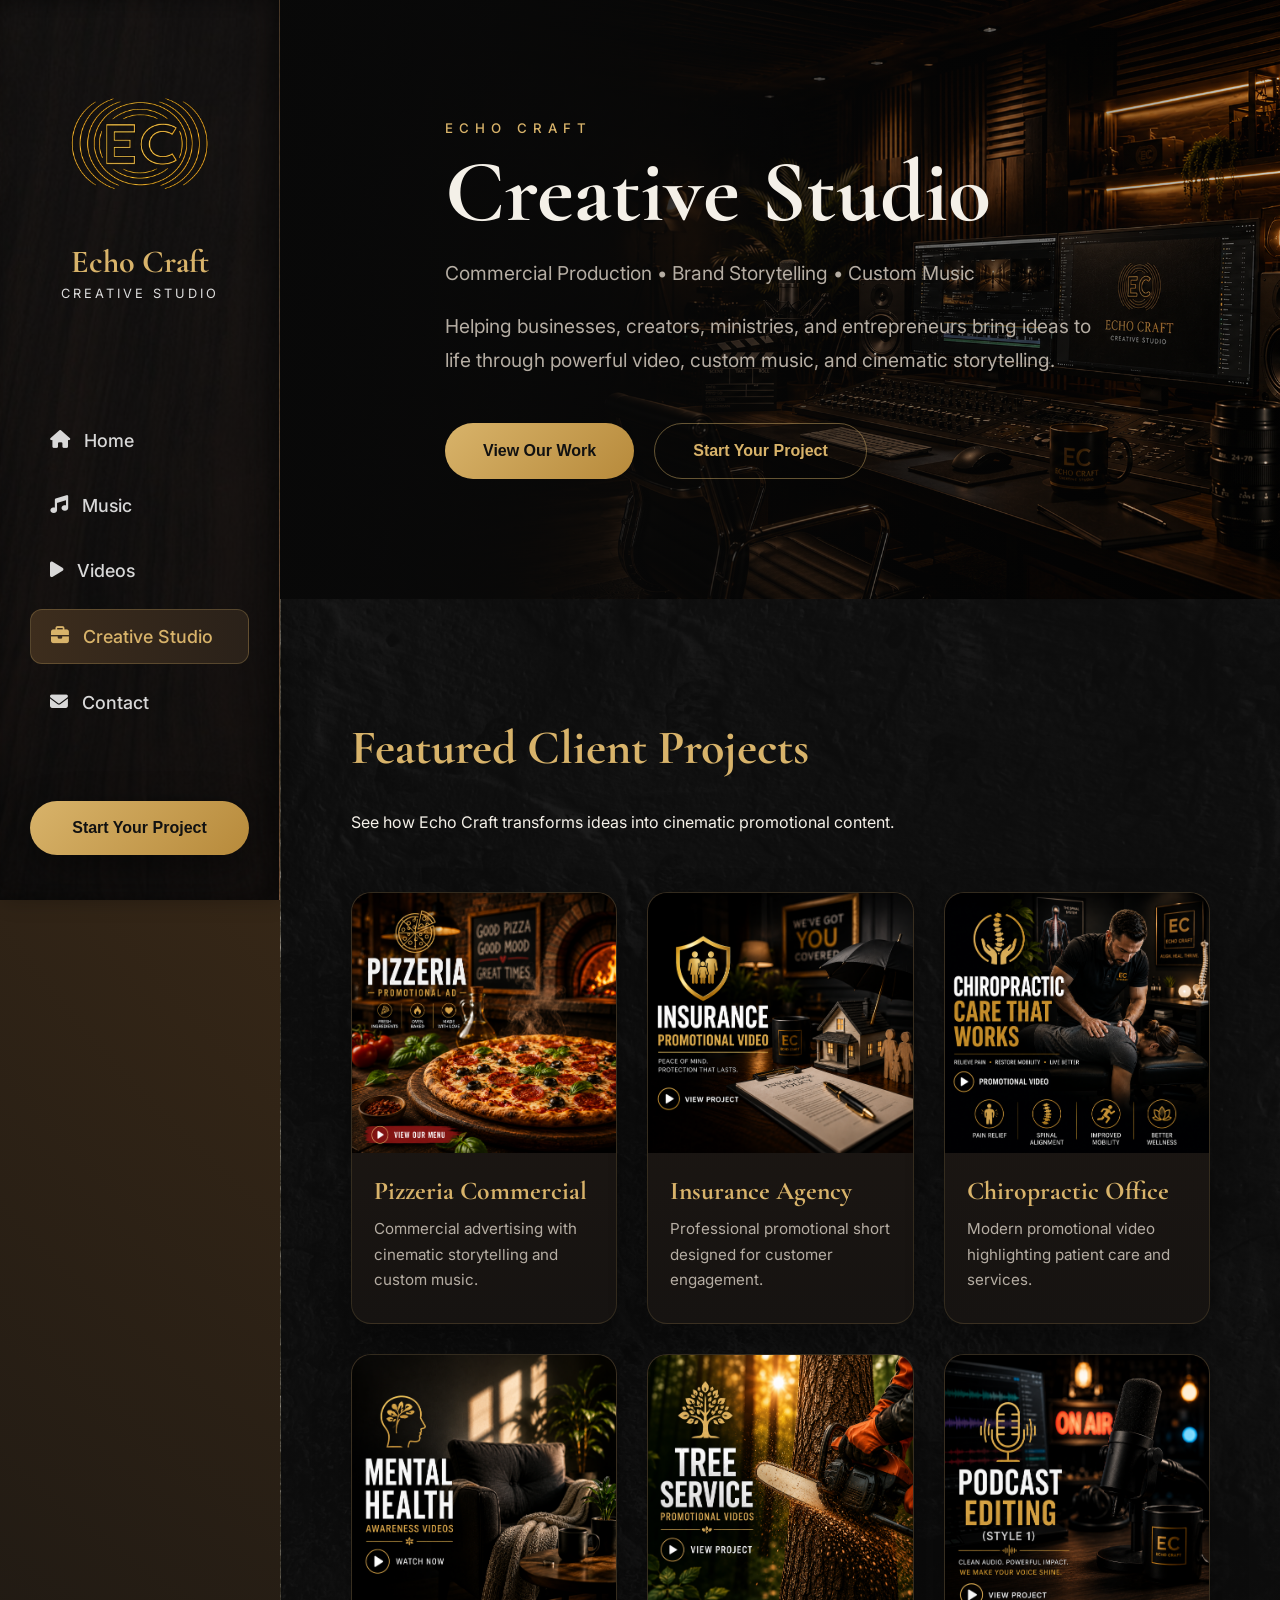
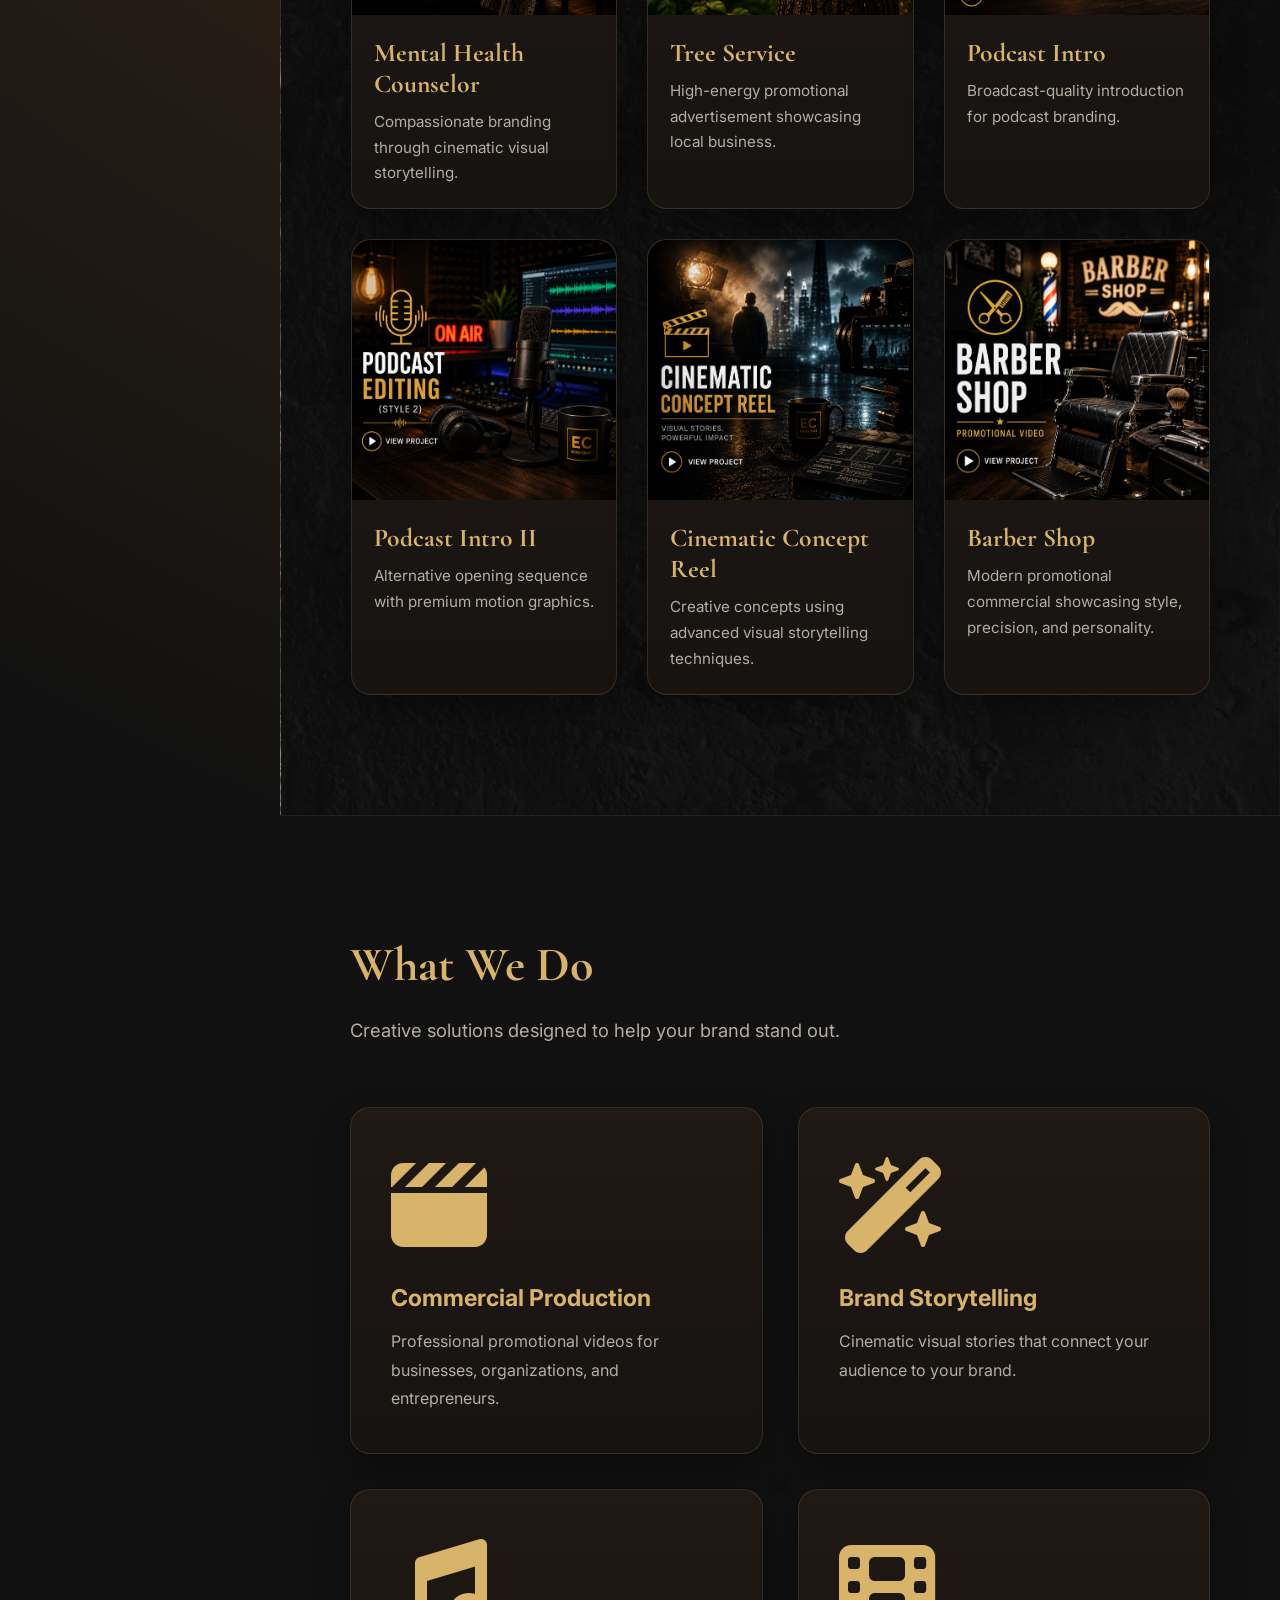
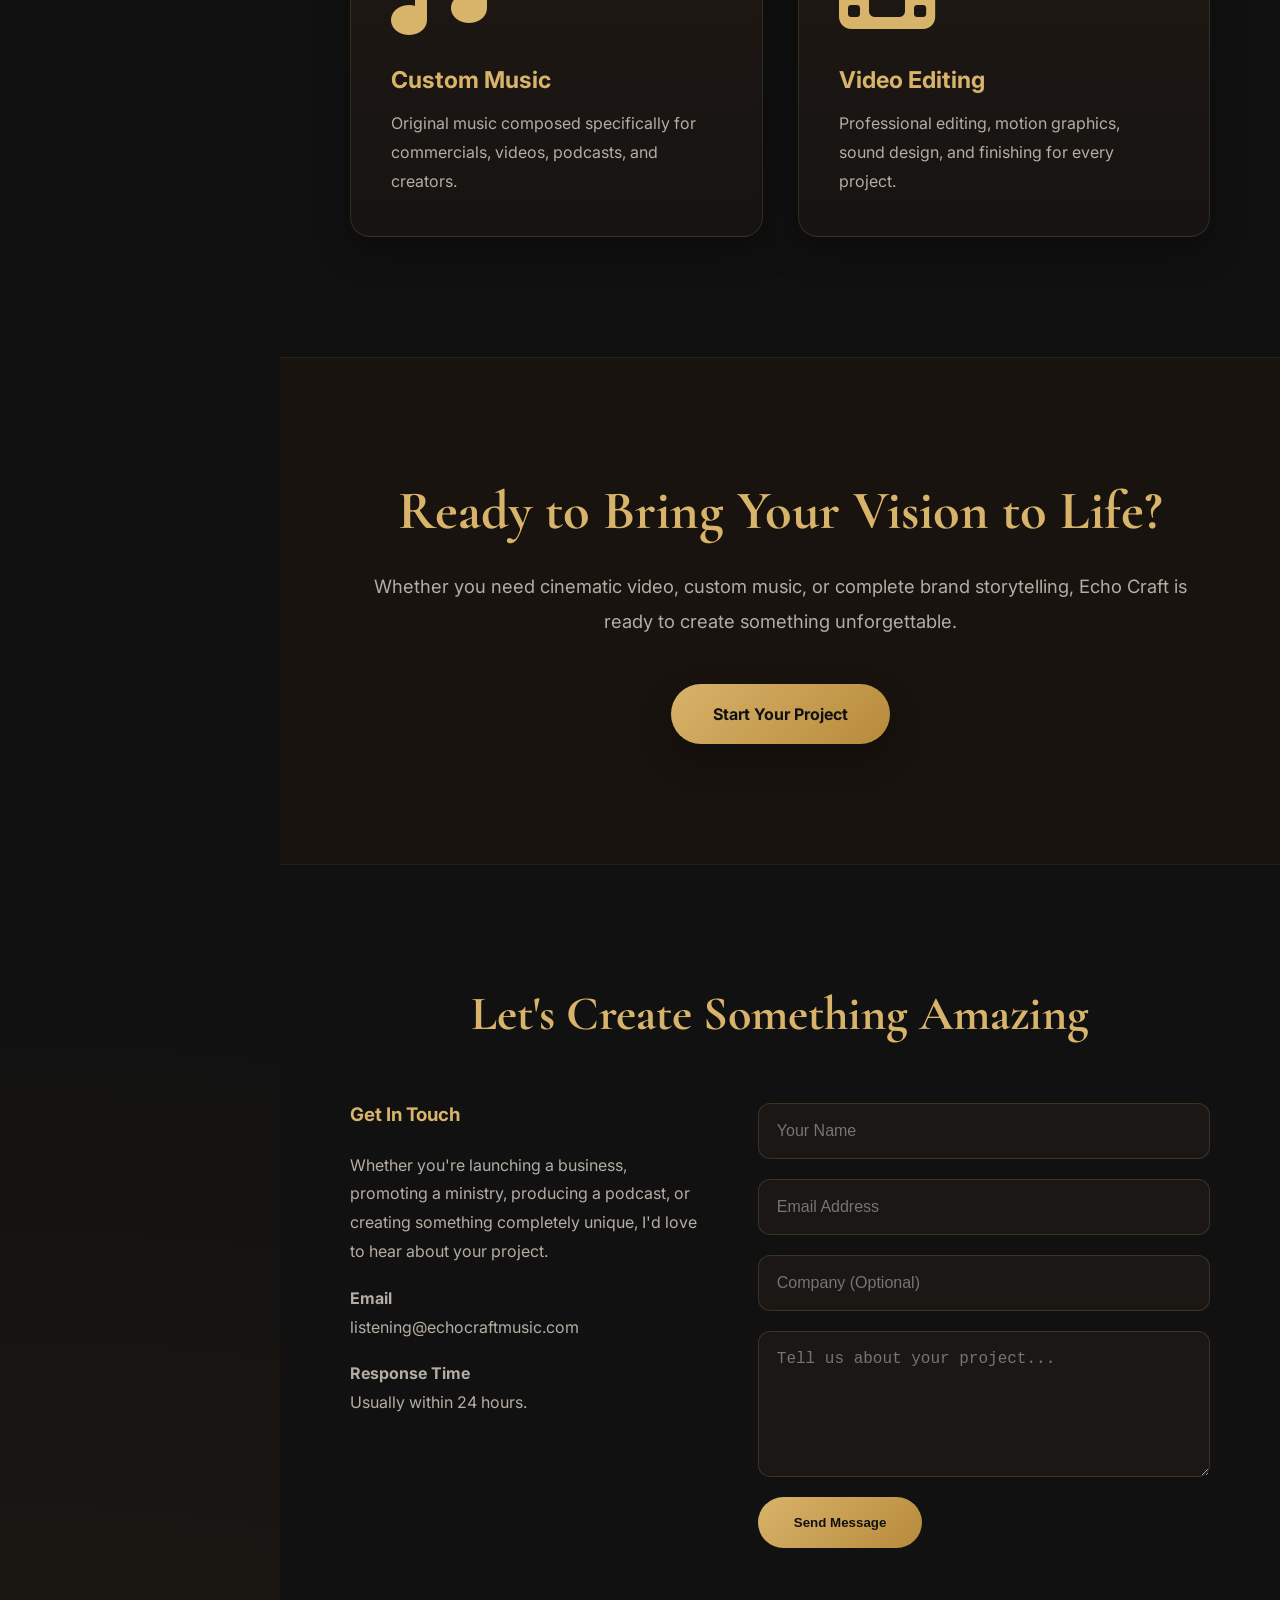
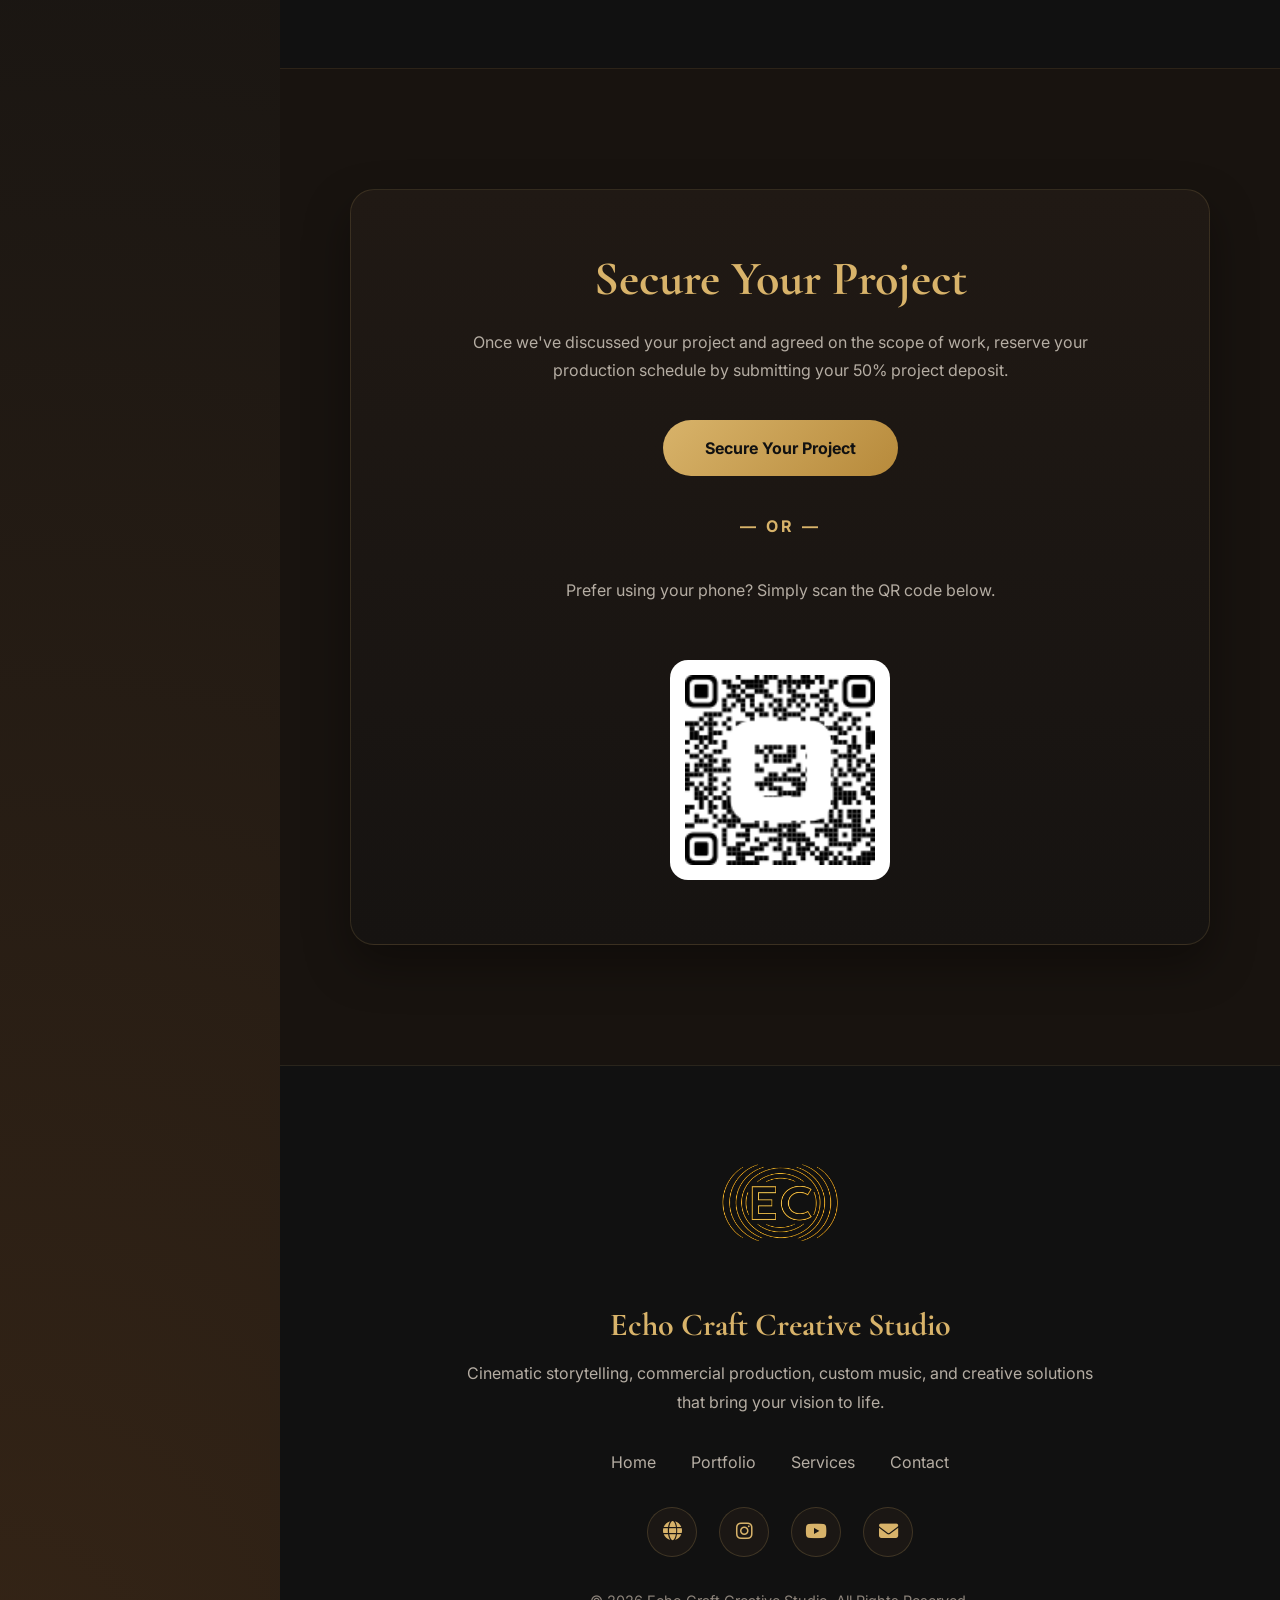
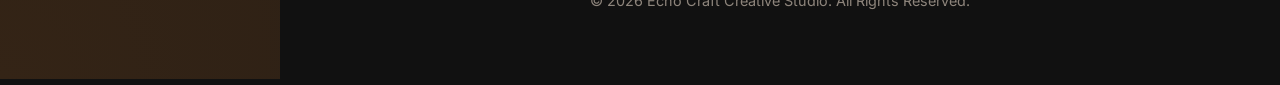
<file: services.html>
<!DOCTYPE html>
<html lang="en">
<head>
    <meta charset="UTF-8">
    <meta name="viewport" content="width=device-width, initial-scale=1.0">
    <title>Echo Craft Creative Studio</title>

    <link rel="stylesheet" href="services.css">

    <link rel="preconnect" href="https://fonts.googleapis.com">
    <link rel="preconnect" href="https://fonts.gstatic.com" crossorigin>

    <link href="https://fonts.googleapis.com/css2?family=Cormorant+Garamond:wght@500;600;700&family=Inter:wght@300;400;500;600;700&display=swap" rel="stylesheet">

    <link rel="stylesheet"
href="https://cdnjs.cloudflare.com/ajax/libs/font-awesome/6.7.2/css/all.min.css">
</head>

<body>

    <div class="mobileHeader">

    <img src="images/ec-gold-logo.png" alt="Echo Craft">

    <button id="menuToggle">
        <i class="fa-solid fa-bars"></i>
    </button>

</div>

<div id="mobileMenu" class="mobileMenu">

    <a href="index.html">Home</a>
    <a href="index.html#music">Music</a>
    <a href="index.html#videos">Videos</a>
    <a href="services.html">Creative Studio</a>
    <a href="#contact">Contact</a>

    <button class="projectButton">
        Start Your Project
    </button>

</div>

<div class="sidebar">

    <div class="logo">

        <img src="images/ec-gold-logo.png" alt="Echo Craft">

        <h2>Echo Craft</h2>

        <span>Creative Studio</span>

    </div>

    <nav>

        <a href="index.html"><i class="fa-solid fa-house"></i> Home</a>

        <a href="index.html#music"><i class="fa-solid fa-music"></i> Music</a>

        <a href="index.html#videos"><i class="fa-solid fa-play"></i> Videos</a>

        <a class="active" href="services.html"><i class="fa-solid fa-briefcase"></i> Creative Studio</a>

        <a href="#contact"><i class="fa-solid fa-envelope"></i> Contact</a>

    </nav>

    <button class="projectButton">

        Start Your Project

    </button>

</div>

<main>

<section id="hero" class="hero">

<div class="overlay">

<h5>Echo Craft</h5>

<h1>Creative Studio</h1>

<p>

Commercial Production • Brand Storytelling • Custom Music

</p>

<p class="intro">

Helping businesses, creators, ministries, and entrepreneurs bring ideas to life through powerful video, custom music, and cinematic storytelling.

</p>

<div class="heroButtons">

<button>

View Our Work

</button>

<button class="outline">

Start Your Project

</button>

</div>

</div>

</section>

<section id="portfolio" class="selectedWorks">

<h2>Featured Client Projects</h2>
<p class="sectionSubtitle">
See how Echo Craft transforms ideas into cinematic promotional content.
</p>

<div class="portfolioGrid">

<div class="workCard" data-video="tY5RmSdiZow">
    <div class="workThumb">
    <img src="images/pizzeria.png" alt="Pizzeria Commercial">
</div>
    <div class="workInfo">
        <h3>Pizzeria Commercial</h3>
        <p>Commercial advertising with cinematic storytelling and custom music.</p>
    </div>
</div>

<div class="workCard" data-video="WfE8tomyUmQ">
   <div class="workThumb">
    <img src="images/insurance.png" alt="Insurance Agency">
</div>
    <div class="workInfo">
        <h3>Insurance Agency</h3>
        <p>Professional promotional short designed for customer engagement.</p>
    </div>
</div>

<div class="workCard" data-video="d_IehbJPujE">
    <div class="workThumb">
   <img src="images/chiropractor.png" alt="Chiropractic Office">
</div>
    <div class="workInfo">
        <h3>Chiropractic Office</h3>
        <p>Modern promotional video highlighting patient care and services.</p>
    </div>
</div>

<div class="workCard" data-video="9siJFxLtw6k">
    <div class="workThumb">
        <img src="images/mentalhealth.png" alt="Mental Health Counselor">
    </div>
    <div class="workInfo">
        <h3>Mental Health Counselor</h3>
        <p>Compassionate branding through cinematic visual storytelling.</p>
    </div>
</div>

<div class="workCard" data-video="jLtEsyOFEaM">

    <div class="workThumb">
        <img src="images/treeservice.png" alt="Tree Service">
    </div>

    <div class="workInfo">
        <h3>Tree Service</h3>
        <p>High-energy promotional advertisement showcasing local business.</p>
    </div>

</div>

<div class="workCard" data-video="mJneo0h8eQI">
    <div class="workThumb">
        <img src="images/podcast1.png" alt="Podcast Intro">
    </div>
    <div class="workInfo">
        <h3>Podcast Intro</h3>
        <p>Broadcast-quality introduction for podcast branding.</p>
    </div>
</div>

<div class="workCard" data-video="4t_tfd4ukOM">
    <div class="workThumb">
        <img src="images/podcast2.png" alt="Podcast Intro II">
    </div>
    <div class="workInfo">
        <h3>Podcast Intro II</h3>
        <p>Alternative opening sequence with premium motion graphics.</p>
    </div>
</div>

<div class="workCard" data-video="JI3M-x9Rgcc">
    <div class="workThumb">
        <img src="images/cinematicconcept.png" alt="Cinematic Concept Reel">
    </div>
    <div class="workInfo">
        <h3>Cinematic Concept Reel</h3>
        <p>Creative concepts using advanced visual storytelling techniques.</p>
    </div>
</div>

<div class="workCard" data-video="wXVQAtdVDR0">
    <div class="workThumb">
        <img src="images/barbershop.png" alt="Barber Shop">
    </div>
    <div class="workInfo">
        <h3>Barber Shop</h3>
        <p>Modern promotional commercial showcasing style, precision, and personality.</p>
    </div>
</div>

</div>

</section>

<!-- Paste the Services section HERE -->

<section id="services" class="servicesSection">
    <h2>What We Do</h2>

    <p class="sectionSubtitle">
        Creative solutions designed to help your brand stand out.
    </p>

    <div class="servicesGrid">

        <div class="serviceCard">
            <div class="serviceIcon">
    <i class="fas fa-clapperboard"></i>
</div>
            <h3>Commercial Production</h3>
            <p>Professional promotional videos for businesses, organizations, and entrepreneurs.</p>
        </div>

        <div class="serviceCard">
            <div class="serviceIcon">
    <i class="fas fa-wand-magic-sparkles"></i>
</div>
            <h3>Brand Storytelling</h3>
            <p>Cinematic visual stories that connect your audience to your brand.</p>
        </div>

        <div class="serviceCard">
            <div class="serviceIcon">
    <i class="fas fa-music"></i>
</div>
            <h3>Custom Music</h3>
            <p>Original music composed specifically for commercials, videos, podcasts, and creators.</p>
        </div>

        <div class="serviceCard">
            <div class="serviceIcon">
    <i class="fas fa-film"></i>
</div>
            <h3>Video Editing</h3>
            <p>Professional editing, motion graphics, sound design, and finishing for every project.</p>
        </div>

    </div>

</section>

<section id="cta" class="ctaSection">

    <div class="ctaContent">

        <h2>Ready to Bring Your Vision to Life?</h2>

        <p>
            Whether you need cinematic video, custom music, or complete brand storytelling,
            Echo Craft is ready to create something unforgettable.
        </p>

        <a href="#contact" class="ctaButton">
            Start Your Project
        </a>

    </div>

</section>

<section id="contact" class="contactSection">

    <h2>Let's Create Something Amazing</h2>

    <div class="contactGrid">

        <div class="contactInfo">

            <h3>Get In Touch</h3>

            <p>
                Whether you're launching a business, promoting a ministry,
                producing a podcast, or creating something completely unique,
                I'd love to hear about your project.
            </p>

            <p><strong>Email</strong><br>
            listening@echocraftmusic.com</p>

            <p><strong>Response Time</strong><br>
            Usually within 24 hours.</p>

        </div>

        <form
    id="contactForm"
    class="contactForm"
    action="https://formspree.io/f/xojopony"
    method="POST">
                        <input type="text"
                   name="name"
                   placeholder="Your Name"
                   required>

            <input type="email"
                   name="email"
                   placeholder="Email Address"
                   required>

            <input type="text"
                   name="company"
                   placeholder="Company (Optional)">

            <textarea
                name="project"
                rows="6"
                placeholder="Tell us about your project..."
                required></textarea>

            <button type="submit">
                Send Message
            </button>

        </form>

        <div id="formSuccess" class="formSuccess">

    <h3>✓ Message Sent!</h3>

    <p>
        Thank you for contacting Echo Craft Creative Studio.
        We'll respond within 24 hours.
    </p>

</div>

    </div>

</section>

<section class="depositSection">

    <div class="depositCard">

        <h2>Secure Your Project</h2>

        <p>
            Once we've discussed your project and agreed on the scope of work,
            reserve your production schedule by submitting your 50% project
            deposit.
        </p>

        <a href="https://square.link/u/UajSDfrb"
           target="_blank"
           class="depositButton">

            Secure Your Project

        </a>

        <div class="depositDivider">
            — OR —
        </div>

        <p>
            Prefer using your phone?
            Simply scan the QR code below.
        </p>

        <img
            src="images/square-deposit-qr.png"
            alt="Square Project Deposit QR Code"
            class="depositQR">

    </div>

</section>

<footer id="footer" class="siteFooter">

    <div class="footerContent">

        <img src="images/ec-gold-logo.png" alt="Echo Craft Logo">

        <h3>Echo Craft Creative Studio</h3>

        <p>
            Cinematic storytelling, commercial production, custom music, and creative solutions that bring your vision to life.
        </p>

        <div class="footerLinks">

            <a href="#hero">Home</a>
            <a href="#portfolio">Portfolio</a>
            <a href="#services">Services</a>
            <a href="#contact">Contact</a>

        </div>

        <div class="footerSocial">

          <a href="https://www.echocraftmusic.com/" target="_blank">
    <i class="fa-solid fa-globe"></i>
</a>

<a href="https://www.instagram.com/echocraft.music/" target="_blank">
    <i class="fab fa-instagram"></i>
</a>

<a href="https://www.youtube.com/@EchoCraft-ai7" target="_blank">
    <i class="fab fa-youtube"></i>
</a>

<a href="mailto:listening@echocraftmusic.com">
    <i class="fas fa-envelope"></i>
</a>

        </div>

        <div class="copyright">

            © 2026 Echo Craft Creative Studio. All Rights Reserved.

        </div>

    </div>

</footer>

</main>



<!-- Video Modal -->
<div id="videoModal" class="videoModal">

    <div class="videoModalContent">

        <span class="closeModal">&times;</span>

        <iframe
            id="videoFrame"
            src=""
            allow="accelerometer; autoplay; clipboard-write; encrypted-media; gyroscope; picture-in-picture"
            allowfullscreen>
        </iframe>

    </div>

</div>

<script src="services.js"></script>

</body>
</html>
</file>
<file: services.css>
/* ==========================
   ECHO CRAFT CREATIVE STUDIO
   ========================== */

:root{

    --bg:#111111;
    --panel:#1b1714;
    --panel2:#241d17;

    --gold:#d8b36a;
    --gold2:#b78a3b;

    --text:#f4f0e8;
    --muted:#b5ada3;

    --shadow:0 15px 40px rgba(0,0,0,.45);

}

*{
    margin:0;
    padding:0;
    box-sizing:border-box;
}

html{
    scroll-behavior:smooth;
}

body{

    background:
    radial-gradient(circle at top right,#5b3d1d 0%,transparent 40%),
    radial-gradient(circle at bottom left,#342416 0%,transparent 35%),
    var(--bg);

    color:var(--text);

    font-family:'Inter',sans-serif;

}

/* ======================
        SIDEBAR
====================== */

.sidebar{

    position:fixed;

    left:0;
    top:0;

    width:280px;
    height:100vh;

    background:
    linear-gradient(
    rgba(15,15,15,.80),
    rgba(10,10,10,.90)
    ),
    url("images/sidebar-texture.png");

    background-size:cover;
    background-position:center;
    background-repeat:no-repeat;

    backdrop-filter:blur(20px);

    border-right:1px solid rgba(216,179,106,.18);

    box-shadow:
        inset -10px 0 25px rgba(0,0,0,.45),
        4px 0 20px rgba(0,0,0,.25);

    padding:65px 30px 45px;

    display:flex;
    flex-direction:column;
    justify-content:space-between;
}

.logo{
    text-align:center;
}

.logo img{
    width:165px;
    height:auto;
    display:block;
    margin:0 auto 12px auto;
}

.logo h2{

    font-family:'Cormorant Garamond',serif;

    font-size:2rem;

    color:var(--gold);

}

.logo span{

    display:block;

    margin-top:5px;

    color:#ddd;

    letter-spacing:3px;

    text-transform:uppercase;

    font-size:.8rem;

}

/* ======================
      NAVIGATION
====================== */

nav{

    display:flex;

    flex-direction:column;

    gap:12px;

    margin-top:40px;

}

nav a{

    color:#d8d8d8;

    text-decoration:none;

    font-size:1.12rem;

    font-weight:500;

    padding:16px 20px;

    border-radius:12px;

    transition:.35s;

    display:flex;

    align-items:center;

    gap:14px;

}

nav a:hover{

    background:rgba(216,179,106,.08);

    color:var(--gold);

}

nav .active{

    background:linear-gradient(90deg,#3d2d1d,#2a2119);

    color:var(--gold);

    border:1px solid rgba(216,179,106,.25);

}

/* ======================
      BUTTON
====================== */

.projectButton{

    border:none;

    cursor:pointer;

    padding:18px;

    border-radius:50px;

    background:linear-gradient(135deg,#d8b36a,#b78a3b);

    color:#111;

    font-size:16px;

    font-weight:700;

    transition:.35s;

    box-shadow:var(--shadow);

   display:flex;
justify-content:center;
align-items:center;
text-decoration:none;

}

.projectButton:hover{

    transform:translateY(-3px);

}

/* ======================
       MAIN
====================== */

main{

    margin-left:280px;

}
/* ======================
        HERO
====================== */

.hero{
    position:relative;
    
    min-height:560px;

    display:flex;
    align-items:center;
    justify-content:center;

    background:
        linear-gradient(
            90deg,
            rgba(8,8,8,.88) 0%,
            rgba(8,8,8,.78) 35%,
            rgba(8,8,8,.45) 70%,
            rgba(8,8,8,.20) 100%
        ),
        url("images/creative-studio-bg.png");

    background-size:cover;
    background-position:center center;
    background-repeat:no-repeat;
}
.overlay{
    position:relative;
    z-index:2;
    max-width:850px;

    padding:120px 90px;
}

.overlay h5{

    color:var(--gold);

    letter-spacing:6px;

    text-transform:uppercase;

    font-weight:500;

    margin-bottom:12px;

}

.overlay h1{

    font-family:'Cormorant Garamond',serif;

    font-size:5.5rem;

    line-height:1;

    margin-bottom:20px;

}

.overlay p{

    font-size:1.2rem;

    color:var(--muted);

    line-height:1.8;

    margin-bottom:18px;

}

.intro{

    max-width:700px;

}

/* ======================
      HERO BUTTONS
====================== */

.heroButtons{

    display:flex;

    gap:20px;

    margin-top:45px;

}

.heroButtons button{

    padding:18px 38px;

    border-radius:50px;

    cursor:pointer;

    font-size:16px;

    font-weight:700;

    transition:.35s;

}

.heroButtons button:first-child{

    background:linear-gradient(135deg,#d8b36a,#b78a3b);

    color:#111;

    border:none;

}

.heroButtons button:first-child:hover{

    transform:translateY(-4px);

    box-shadow:0 15px 35px rgba(215,179,106,.30);

}

.heroButtons .outline{

    background:transparent;

    color:var(--gold);

    border:1px solid rgba(216,179,106,.45);

}

.heroButtons .outline:hover{

    background:rgba(216,179,106,.08);

}
.selectedWorks{

    padding:120px 70px;

    background:
        linear-gradient(
            rgba(12,12,12,.92),
            rgba(12,12,12,.92)
        ),
        url("images/project-bg.jpg");

    background-size:cover;
    background-position:right center;
    background-repeat:no-repeat;

    border-left:1px solid rgba(216,179,106,.15);
}

.selectedWorks h2{

    font-family:'Cormorant Garamond',serif;

    font-size:3rem;

    margin-bottom:50px;

    color:var(--gold);

}

.sectionSubtitle{
    margin-bottom:60px;
}

.selectedWorks h2{
    margin-bottom:35px;
}

/* ==================================================
   PORTFOLIO CARDS
================================================== */

.portfolioGrid{
    display:grid;
    grid-template-columns:repeat(3,1fr);
    gap:30px;
}

.workCard{
    background:linear-gradient(180deg,#201914,#161311);
    border:1px solid rgba(216,179,106,.15);
    border-radius:20px;
    overflow:hidden;
    box-shadow:0 15px 35px rgba(0,0,0,.35);
    cursor:pointer;
    transition:.35s ease;
}

.workCard:hover{
    transform:translateY(-10px);
    border-color:var(--gold);
    box-shadow:0 20px 45px rgba(214,167,75,.35);
}

.workThumb{
    position:relative;
    width:100%;
    height:260px;
    overflow:hidden;
    background:#2a2119;
}

.workThumb img{
    width:100%;
    height:100%;
    display:block;
    object-fit:cover;
    object-position:center center;
    transition:transform .35s ease;
}

.workCard:hover .workThumb img{
    transform:scale(1.05);
}

.workThumb::after{
    content:"View Project";
    position:absolute;
    top:0;
    left:0;
    right:0;
    bottom:0;

    display:flex;
    align-items:center;
    justify-content:center;

    background:rgba(0,0,0,.55);
    color:#fff;

    font-size:1.15rem;
    font-weight:600;
    letter-spacing:1px;

    opacity:0;
    transition:.35s ease;
}

.workCard:hover .workThumb::after{
    opacity:1;
}

.workInfo{
    padding:22px;
    min-height:170px;
}

.workInfo h3{
    font-family:'Cormorant Garamond',serif;
    font-size:1.6rem;
    color:var(--gold);
    margin-bottom:10px;
}

.workInfo p{
    color:var(--muted);
    line-height:1.7;
    font-size:.95rem;
}

/* ===========================
   VIDEO MODAL
=========================== */

.videoModal{
    display:none;
    position:fixed;
    inset:0;
    background:rgba(0,0,0,.92);
    z-index:9999;
    justify-content:center;
    align-items:center;
}

.videoModalContent{
    position:relative;
    width:90%;
    max-width:1100px;
}

.videoModal iframe{
    width:100%;
    aspect-ratio:16/9;
    border:none;
    border-radius:16px;
    background:#000;
}

.closeModal{
    position:absolute;
    top:-45px;
    right:0;
    color:#fff;
    font-size:42px;
    cursor:pointer;
    font-weight:300;
}

.closeModal:hover{
    color:#d6a74b;
}
/* ==================================================
   SERVICES
================================================== */

.servicesSection{

    padding:120px 70px;

    background:#111;

    border-top:1px solid rgba(216,179,106,.10);

}

.servicesSection h2{

    font-family:'Cormorant Garamond',serif;

    font-size:3rem;

    color:var(--gold);

    margin-bottom:20px;

}

.servicesSection .sectionSubtitle{

    color:var(--muted);

    font-size:1.15rem;

    margin-bottom:60px;

    max-width:700px;

    line-height:1.8;

}

.servicesGrid{

    display:grid;

    grid-template-columns:repeat(2,1fr);

    gap:35px;

    max-width:950px;

    margin:60px auto 0;

}

.serviceCard{

    background:linear-gradient(180deg,#201914,#161311);

    border:1px solid rgba(216,179,106,.15);

    border-radius:20px;

    padding:40px;

    transition:.35s;

    box-shadow:0 15px 35px rgba(0,0,0,.35);

    min-height:250px;

}

.serviceCard:hover{

    transform:translateY(-8px);

    border-color:var(--gold);

    box-shadow:0 20px 45px rgba(214,167,75,.25);

}

.serviceIcon{

    font-size:6rem;
color:var(--gold);

    margin-bottom:20px;

}

.serviceCard h3{

    color:var(--gold);

    font-size:1.45rem;

    margin-bottom:15px;

}

.serviceCard p{

    color:var(--muted);

    line-height:1.8;

}

/* ======================
        CTA
====================== */

.ctaSection{

    padding:120px 70px;

    background:#18130f;

    border-top:1px solid rgba(216,179,106,.10);

    text-align:center;

}

.ctaContent{

    max-width:850px;

    margin:0 auto;

}

.ctaContent h2{

    font-family:'Cormorant Garamond',serif;

    font-size:3.4rem;

    color:var(--gold);

    margin-bottom:25px;

}

.ctaContent p{

    font-size:1.15rem;

    color:var(--muted);

    line-height:1.9;

    margin-bottom:45px;

}

.ctaButton{

    display:inline-block;

    padding:20px 42px;

    border-radius:50px;

    text-decoration:none;

    font-weight:700;

    font-size:1rem;

    color:#111;

    background:linear-gradient(135deg,#d8b36a,#b78a3b);

    transition:.35s;

    box-shadow:0 15px 35px rgba(0,0,0,.30);

}

.ctaButton:hover{

    transform:translateY(-4px);

    box-shadow:0 20px 40px rgba(214,167,75,.30);

}

/* ======================
      CONTACT
====================== */

.contactSection{

    padding:120px 70px;

    background:#111;

    border-top:1px solid rgba(216,179,106,.10);

}

.contactSection h2{

    text-align:center;

    font-family:'Cormorant Garamond',serif;

    font-size:3rem;

    color:var(--gold);

    margin-bottom:20px;

}

.contactGrid{

    display:grid;

    grid-template-columns:1fr 1.3fr;

    gap:60px;

    margin-top:60px;

}

.contactInfo h3{

    color:var(--gold);

    margin-bottom:25px;

}

.contactInfo p{

    margin-bottom:18px;

    color:var(--muted);

    line-height:1.8;

}

.contactForm{

    display:flex;

    flex-direction:column;

    gap:20px;

}

.contactForm input,
.contactForm textarea{

    background:#1b1714;

    color:#fff;

    border:1px solid rgba(216,179,106,.18);

    border-radius:12px;

    padding:18px;

    font-size:1rem;

}

.contactForm textarea{

    resize:vertical;

}

.contactForm button{

    align-self:flex-start;

    padding:18px 36px;

    border:none;

    border-radius:50px;

    cursor:pointer;

    font-weight:700;

    background:linear-gradient(135deg,#d8b36a,#b78a3b);

    color:#111;

    transition:.35s;

}

.contactForm button:hover{

    transform:translateY(-3px);

}

/* ==========================
   PROJECT DEPOSIT
========================== */

.depositSection {
    padding: 120px 70px;
    background: #18130f;
    border-top: 1px solid rgba(216, 179, 106, 0.10);
}

.depositCard {
    max-width: 900px;
    margin: 0 auto;
    padding: 60px;
    text-align: center;

    background: linear-gradient(180deg, #201914, #161311);

    border: 1px solid rgba(216, 179, 106, 0.15);
    border-radius: 24px;

    box-shadow: 0 20px 45px rgba(0, 0, 0, 0.35);
}

.depositCard h2 {
    font-family: 'Cormorant Garamond', serif;
    font-size: 3rem;
    color: var(--gold);
    margin-bottom: 20px;
}

.depositCard p {
    max-width: 700px;
    margin: 0 auto 35px;

    color: var(--muted);
    line-height: 1.8;
}

.depositButton {
    display: inline-block;

    padding: 18px 42px;

    background: linear-gradient(135deg, #d8b36a, #b78a3b);

    color: #111;
    text-decoration: none;
    font-weight: 700;

    border-radius: 50px;

    transition: all .3s ease;
}

.depositButton:hover {
    transform: translateY(-3px);
}

.depositDivider {
    margin: 40px 0;

    color: var(--gold);

    font-weight: 700;

    letter-spacing: 3px;
}

.depositQR {
    width: 220px;
    height: auto;

    background: #ffffff;

    padding: 15px;

    border-radius: 18px;

    margin-top: 20px;
}

.formSuccess{

    display:none;

    background:#1b1714;

    border:1px solid rgba(216,179,106,.20);

    border-radius:18px;

    padding:40px;

    text-align:center;

}

.formSuccess h3{

    color:var(--gold);

    font-family:'Cormorant Garamond',serif;

    font-size:2.2rem;

    margin-bottom:15px;

}

.formSuccess p{

    color:var(--muted);

    line-height:1.8;

    margin:0;

}

/* ==========================
         FOOTER
========================== */

.siteFooter{

    background:#111;

    border-top:1px solid rgba(216,179,106,.12);

    padding:70px;

}

.footerContent{

    max-width:1200px;

    margin:0 auto;

    text-align:center;

}

.footerContent img{

    width:140px;

    margin-bottom:25px;

}

.footerContent h3{

    font-family:'Cormorant Garamond',serif;

    color:var(--gold);

    font-size:2rem;

    margin-bottom:15px;

}

.footerContent p{

    color:var(--muted);

    max-width:650px;

    margin:0 auto 35px;

    line-height:1.8;

}

.footerLinks{

    display:flex;

    justify-content:center;

    gap:35px;

    margin-bottom:35px;

}

.footerLinks a{

    color:var(--muted);

    text-decoration:none;

    transition:.3s;

}

.footerLinks a:hover{

    color:var(--gold);

}

.footerSocial{

    display:flex;

    justify-content:center;

    gap:22px;

    margin-bottom:35px;

}

.footerSocial a{

    width:50px;

    height:50px;

    display:flex;

    justify-content:center;

    align-items:center;

    border-radius:50%;

    background:#1b1714;

    color:var(--gold);

    border:1px solid rgba(216,179,106,.20);

    text-decoration:none;

    transition:.3s;

}

.footerSocial a:hover{

    transform:translateY(-4px);

    background:var(--gold);

    color:#111;

}

.footerSocial i{

    font-size:1.2rem;

}

.copyright{

    color:#8e857c;

    font-size:.9rem;

}

/* DESKTOP DEFAULTS */

.mobileHeader,
.mobileMenu{
    display:none;
}

/* ============================
   MOBILE LAYOUT
============================ */

@media (max-width: 768px) {
 html,
body{
    width:100%;
    overflow-x:hidden;
}

   .mobileHeader{
    display:flex;
}

main{
    width:100%;
    margin-left:0;
    overflow-x:hidden;
}

.sidebar{
    display:none;
}

  .hero{
    display:flex;
    flex-direction:column;
    width:100%;
    max-width:100%;
    min-height:auto;
    padding:50px 20px;
    overflow:hidden;
}

    .heroContent{
        text-align:center;
        order:2;
    }

    .heroImage{
        order:1;
        margin-bottom:30px;
    }

   .heroContent h1{
    font-size:2.8rem;
    line-height:1.1;
    margin-bottom:20px;
}

   .heroContent p{
    font-size:1.1rem;
    line-height:1.8;
    max-width:100%;
}

    .heroButtons{
        flex-direction:column;
        align-items:center;
        gap:18px;
    }

    .heroButtons a{
        width:100%;
        max-width:300px;
        text-align:center;
    }

    .portfolioGrid{
    grid-template-columns:1fr;
    gap:25px;
    }
    
.workCard{
    width:100%;
    max-width:100%;
}
.servicesGrid{
    display:grid;
    grid-template-columns:1fr;
    gap:20px;
}

.serviceCard{
    width:100%;
    max-width:100%;
}

.serviceIcon{
    font-size:3rem;
}

.serviceCard h3{
    font-size:2rem;
}

.serviceCard p{
    font-size:1.1rem;
    line-height:1.8;
}

.contactGrid{
    grid-template-columns:1fr;
    gap:35px;
}

.contactInfo,
.contactForm{
    width:100%;
    max-width:100%;
}

.contactForm input,
.contactForm textarea{
    width:100%;
    box-sizing:border-box;
}

.depositCard{
    width:100%;
    padding:35px 20px;
    box-sizing:border-box;
}

.depositButton{
    width:100%;
    max-width:320px;
}

.depositQR{
    width:220px;
    max-width:100%;
    height:auto;
}

.footerContent{
    text-align:center;
    padding:50px 20px;
}

.footerLinks{
    flex-direction:column;
    gap:15px;
}

.footerSocial{
    justify-content:center;
    flex-wrap:wrap;
    gap:18px;
}

.mobileHeader{
    display:flex;
    justify-content:space-between;
    align-items:center;

    position:fixed;
    top:0;
    left:0;
    right:0;

    height:70px;

    padding:0 20px;

    background:#111;

    border-bottom:1px solid rgba(216,179,106,.15);

    z-index:9999;
}

.mobileHeader img{
    width:55px;
}

#menuToggle{
    background:none;
    border:none;
    color:var(--gold);
    font-size:2rem;
    cursor:pointer;
}

.mobileMenu{
    display:none;

    position:fixed;

    top:70px;
    left:0;
    right:0;

    background:#18130f;

    padding:25px;

    z-index:9998;

    border-bottom:1px solid rgba(216,179,106,.15);
}

.mobileMenu a{
    display:block;
    color:#fff;
    text-decoration:none;
    padding:15px 0;
    border-bottom:1px solid rgba(255,255,255,.08);
}

.mobileMenu .projectButton{
    width:100%;
    margin-top:20px;
}

   .mobileMenu .projectButton{
    display:flex;
    justify-content:center;
    align-items:center;
    color:#111;
    padding:18px;
    border-bottom:none;
}
   
.hero{
    padding-top:120px;
}

}
</file>
